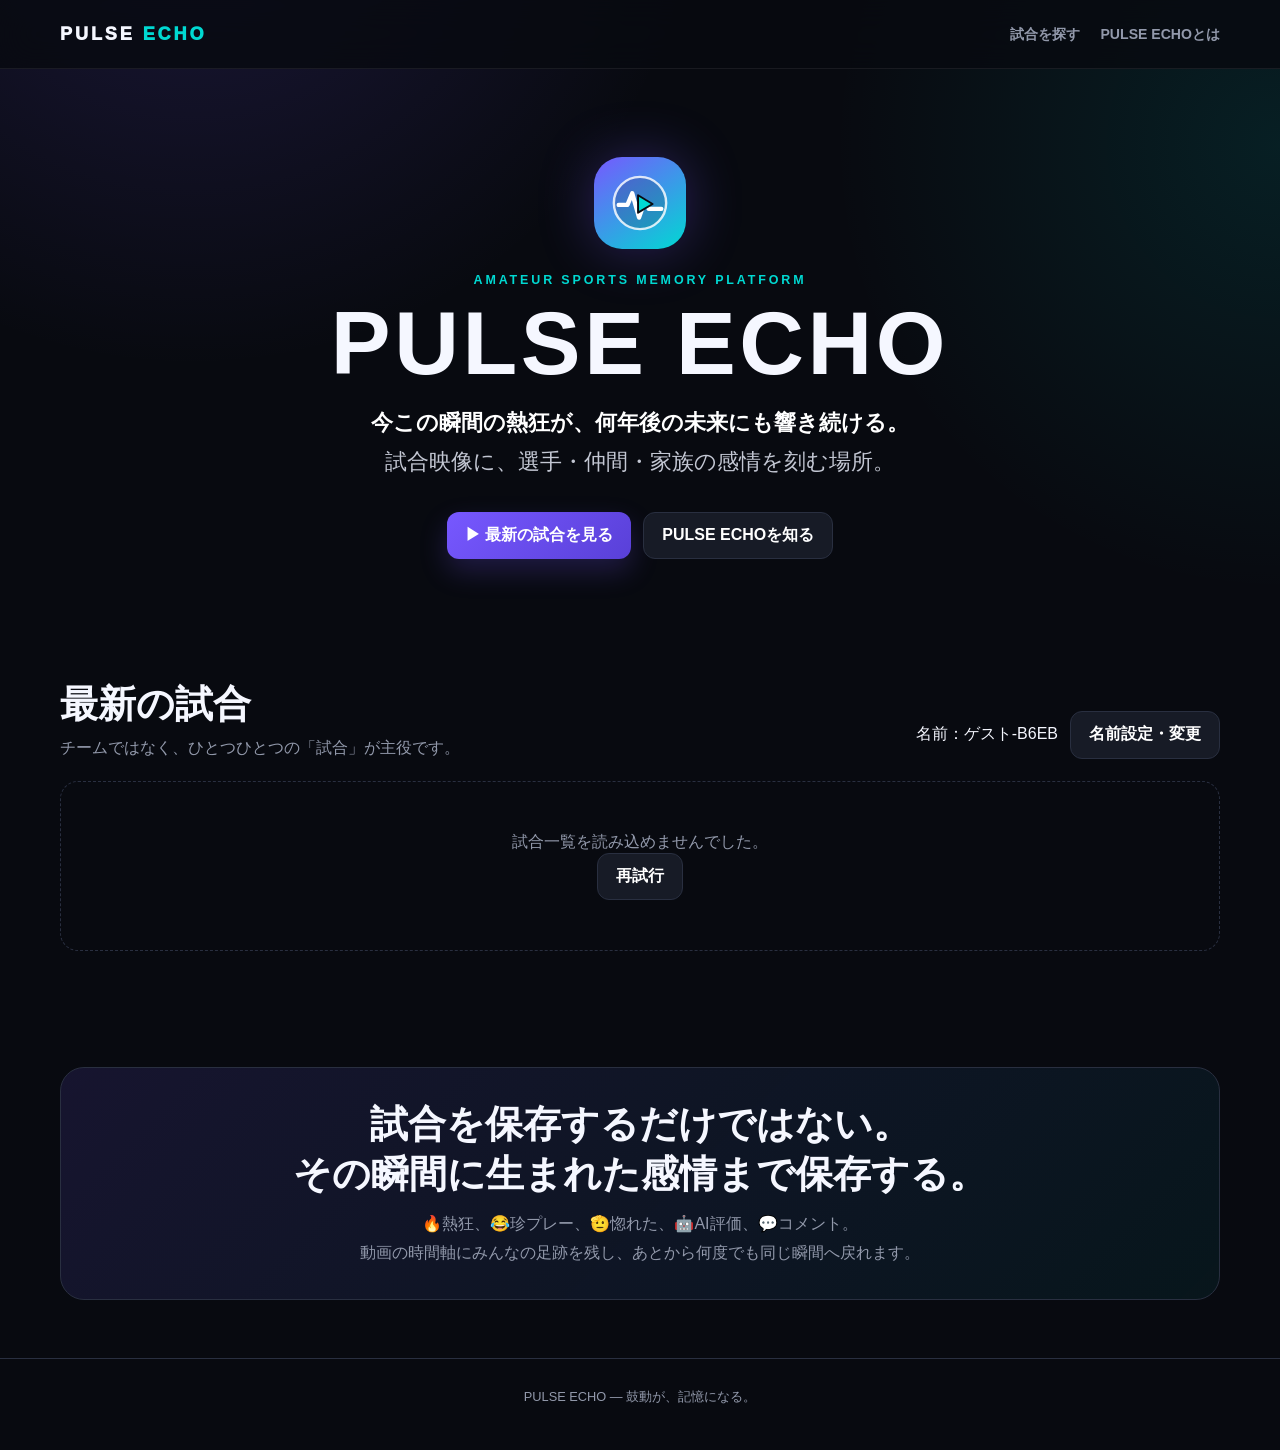
<file: index.html>
<!doctype html>
<html lang="ja">
<head>
<meta charset="utf-8"><meta name="viewport" content="width=device-width,initial-scale=1">
<meta name="theme-color" content="#080a10">
<title>PULSE ECHO | 試合の記憶が響き続ける</title>
<meta name="robots" content="noindex, nofollow">
<meta name="description" content="アマチュアスポーツの試合映像に、みんなの感情と記憶を残す共通プラットフォーム。">
<link rel="stylesheet" href="style.css"><link rel="stylesheet" href="profile-dialog.css?v=1.0.1">
<script src="profile.js?v=1.2.1"></script><script src="profile-dialog.js?v=1.0.0" defer></script><script src="home-profile.js?v=1.0.0" defer></script>
</head>
<body>
<header class="site-header"><div class="container nav">
<a class="brand" href="./">PULSE <span>ECHO</span></a>
<nav class="navlinks"><a href="#matches">試合を探す</a><a href="#about">PULSE ECHOとは</a></nav>
</div></header>
<main>
<section class="hero"><div class="container">
<div class="pulse-mark" aria-hidden="true">
<svg class="pulse-icon" viewBox="0 0 64 64" role="img" focusable="false">
<circle class="pulse-ring" cx="32" cy="32" r="27"></circle>
<path class="pulse-wave" d="M10 34h9l5-12 7 25 6-17 4 8h13"></path>
<path class="pulse-play" d="M30 24l15 9-15 9z"></path>
</svg>
</div><div class="eyebrow">AMATEUR SPORTS MEMORY PLATFORM</div>
<h1>PULSE ECHO</h1>
<p class="hero-copy"><strong>今この瞬間の熱狂が、何年後の未来にも響き続ける。</strong><br>試合映像に、選手・仲間・家族の感情を刻む場所。</p>
<div class="actions"><a class="btn btn-primary" href="#matches">▶ 最新の試合を見る</a><a class="btn" href="#about">PULSE ECHOを知る</a></div>
</div></section>
<section class="section" id="matches"><div class="container">
<div class="section-head"><div><h2>最新の試合</h2><p class="section-sub">チームではなく、ひとつひとつの「試合」が主役です。</p></div></div>
<div class="match-grid" id="matchGrid"></div>
</div></section>
<section class="section" id="about"><div class="container"><div class="statement">
<strong>試合を保存するだけではない。<br>その瞬間に生まれた感情まで保存する。</strong>
<p>🔥熱狂、😂珍プレー、🫡惚れた、🤖AI評価、💬コメント。<br>動画の時間軸にみんなの足跡を残し、あとから何度でも同じ瞬間へ戻れます。</p>
</div></div></section>
</main>
<footer class="footer"><div class="container">PULSE ECHO — 鼓動が、記憶になる。</div></footer>
<script src="config.js"></script>
<script src="public-matches.js"></script>
<script>
const esc=s=>String(s??"").replace(/[&<>"']/g,c=>({"&":"&amp;","<":"&lt;",">":"&gt;",'"':"&quot;","'":"&#39;"}[c]));
const youtubeIdPattern=/^[A-Za-z0-9_-]{11}$/;
function youtubeVideoId(value){
 const source=String(value||"").trim();if(!source)return "";
 if(youtubeIdPattern.test(source))return source;
 try{
  const url=new URL(/^https?:\/\//i.test(source)?source:`https://${source}`),host=url.hostname.toLowerCase().replace(/^www\./,"");
  let id="";
  if(host==="youtu.be")id=url.pathname.split("/").filter(Boolean)[0]||"";
  else if(host==="youtube.com"||host.endsWith(".youtube.com")||host==="youtube-nocookie.com"||host.endsWith(".youtube-nocookie.com")){
   id=url.searchParams.get("v")||"";
   if(!id){const parts=url.pathname.split("/").filter(Boolean),kindIndex=parts.findIndex(part=>["embed","shorts","live","v"].includes(part));if(kindIndex>=0)id=parts[kindIndex+1]||""}
  }
  return youtubeIdPattern.test(id)?id:"";
 }catch{return ""}
}
const tvHome=new URLSearchParams(location.search).get("mode")==="tv";
function renderMatches(matches){
 const grid=document.getElementById("matchGrid");
 const list=(matches||[]).filter(x=>x.published===true).sort((a,b)=>String(b.date).localeCompare(String(a.date)));
 if(!list.length){grid.innerHTML='<div class="empty">掲載中の試合はまだありません。</div>';return}
 grid.innerHTML=list.map(m=>{
  const thumbnailId=[m.firstHalfVideo,m.secondHalfVideo,m.highlightVideo].map(youtubeVideoId).find(Boolean);
  const thumbnail=thumbnailId?`<img class="match-thumbnail" src="https://img.youtube.com/vi/${thumbnailId}/hqdefault.jpg" alt="" loading="lazy" decoding="async">`:"";
  const cover=thumbnailId
   ?`<div class="card-cover has-thumbnail">${thumbnail}</div>`
   :`<div class="card-cover"><div class="teams"><div class="team-name">${esc(m.home)}</div><div><div class="vs">MATCH</div><div class="score">${esc(m.homeScore??"—")} - ${esc(m.awayScore??"—")}</div></div><div class="team-name">${esc(m.away)}</div></div></div>`;
  const matchLine=thumbnailId?`<div class="match-teams-row"><div class="team-name">${esc(m.home)}</div><div class="match-card-score">${esc(m.homeScore??"—")} - ${esc(m.awayScore??"—")}</div><div class="team-name">${esc(m.away)}</div></div>`:"";
  return `<a class="card match-card" href="match.html?id=${encodeURIComponent(m.id)}${tvHome?"&amp;mode=tv":""}">${cover}
<div class="card-body">${matchLine}<div class="meta"><span class="competition">${esc(m.competition||"MATCH")}</span><span>${esc((m.date||"").replaceAll("-","."))}</span></div>
<div class="echo-counts"><span class="echo-pill">🔥 ナイスプレー</span><span class="echo-pill">😅 あちゃー</span><span class="echo-pill">😳 マジで</span><span class="echo-pill">💬 コメント</span></div></div></a>`;
 }).join("");
 grid.querySelectorAll(".match-thumbnail").forEach(image=>image.addEventListener("error",()=>{image.parentElement.classList.remove("has-thumbnail");image.remove()},{once:true}));
}
async function refreshPublicMatches(){
 const grid=document.getElementById('matchGrid');grid.textContent='試合を読み込み中…';
 try{renderMatches(await window.PULSE_PUBLIC_MATCHES.load())}
 catch{grid.innerHTML='<div class="empty" role="status">試合一覧を読み込めませんでした。<br><button class="btn" id="publicRetry" type="button">再試行</button></div>';document.getElementById('publicRetry').onclick=refreshPublicMatches}
}
refreshPublicMatches();
</script>
</body></html>
</file>
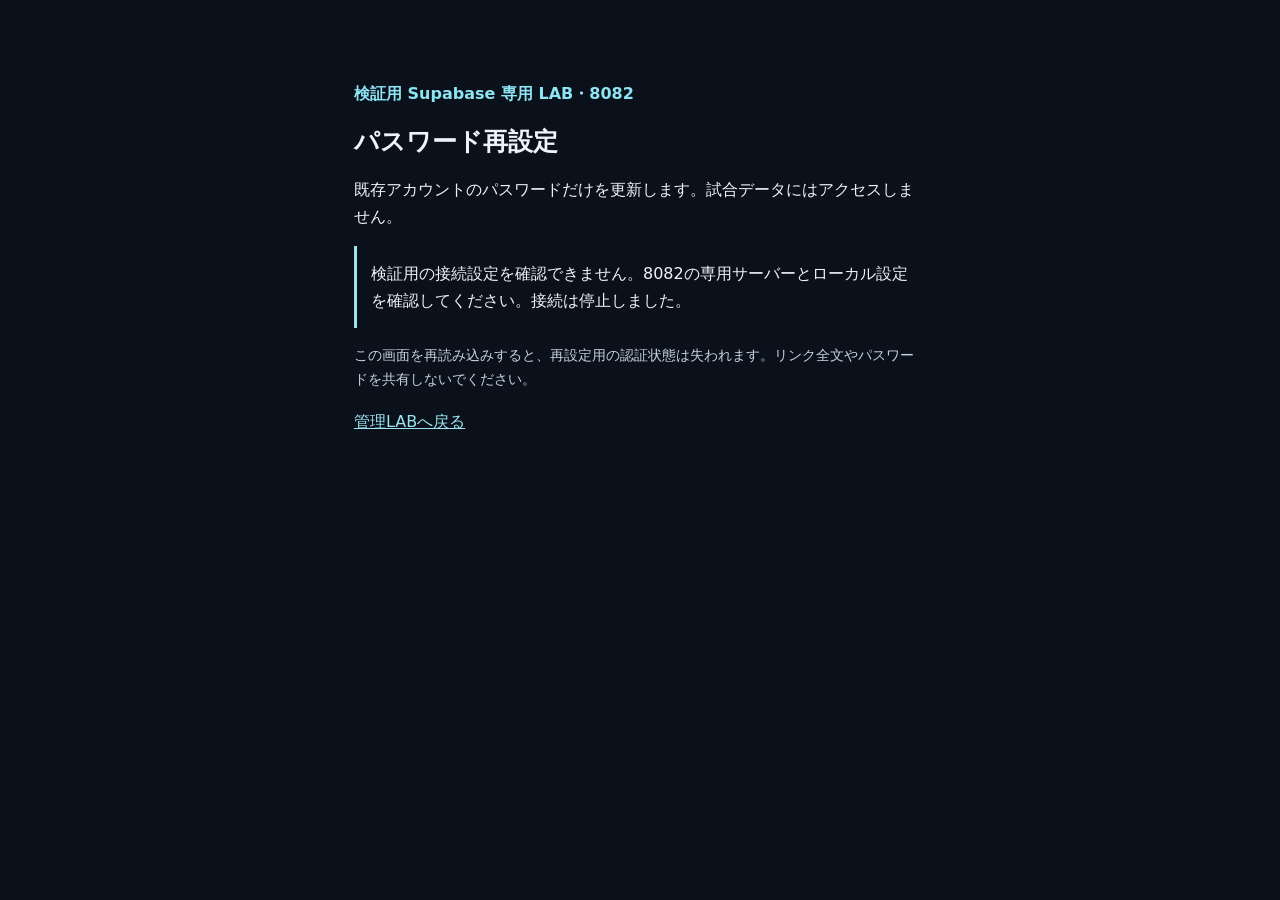
<file: admin-password-reset.html>
<!doctype html>
<html lang="ja">
<head>
<meta charset="utf-8">
<meta name="viewport" content="width=device-width, initial-scale=1">
<meta name="referrer" content="no-referrer">
<title>パスワード再設定｜検証用LAB</title>
<script>
// Remove credentials before loading any other resource. Never persist or log them.
window.PULSE_RECOVERY_INPUT = { hash: location.hash, search: location.search };
try { history.replaceState(null, '', location.pathname); } catch { window.PULSE_RECOVERY_INPUT = null; }
</script>
<style>
*{box-sizing:border-box}body{margin:0;background:#0b111b;color:#ecf3fc;font:16px/1.7 system-ui,sans-serif}main{max-width:620px;margin:40px auto;padding:24px}h1{font-size:25px;line-height:1.4}.badge{color:#8de4f3;font-weight:700}section{border:1px solid #354358;border-radius:12px;padding:20px;margin:20px 0;background:#142033}label{display:block;margin-top:12px}input,button{font:inherit;max-width:100%;border-radius:7px}input{width:100%;padding:10px;border:1px solid #8594a8;background:#fff;color:#152033}button{padding:10px 16px;margin-top:18px;background:#9be4f0;color:#10202a;border:0;font-weight:700;cursor:pointer}button:disabled{opacity:.5;cursor:default}a{color:#9be4f0}:focus-visible{outline:3px solid #ffd46b;outline-offset:3px}[hidden]{display:none!important}#status{padding:14px;border-left:3px solid #9be4f0;overflow-wrap:anywhere}.note{font-size:14px;color:#c5d1e0}@media(max-width:480px){main{padding:16px;margin:12px auto}section{padding:16px}}
</style>
<script src="admin-lab-config.js" defer></script>
<script src="admin-password-reset.js" defer></script>
</head>
<body><main>
<p class="badge">検証用 Supabase 専用 LAB・8082</p>
<h1>パスワード再設定</h1>
<p>既存アカウントのパスワードだけを更新します。試合データにはアクセスしません。</p>
<p id="status" role="status" aria-live="polite">設定を確認しています。</p>
<section id="requestSection" hidden>
<h2>再設定メールを送る</h2>
<p class="note">管理者・非管理者を1人ずつ進めてください。新しいメールを、このMacで開きます。</p>
<form id="requestForm">
<label for="email">検証用アカウントのメールアドレス</label>
<input id="email" type="email" autocomplete="email" required maxlength="254">
<button id="send" type="submit">再設定メールを送信</button>
</form></section>
<section id="resetSection" hidden>
<h2>新しいパスワード</h2>
<p class="note">検証用プロジェクトで認証リンクを確認しました。既存のユーザーUUIDは変更しません。</p>
<form id="resetForm">
<label for="password">新しいパスワード（12文字以上）</label>
<input id="password" type="password" autocomplete="new-password" minlength="12" required maxlength="256">
<label for="confirm">新しいパスワード（確認）</label>
<input id="confirm" type="password" autocomplete="new-password" minlength="12" required maxlength="256">
<button id="save" type="submit" disabled>パスワードを保存</button>
</form></section>
<p class="note">この画面を再読み込みすると、再設定用の認証状態は失われます。リンク全文やパスワードを共有しないでください。</p>
<p><a href="admin.html">管理LABへ戻る</a></p>
</main></body></html>
</file>
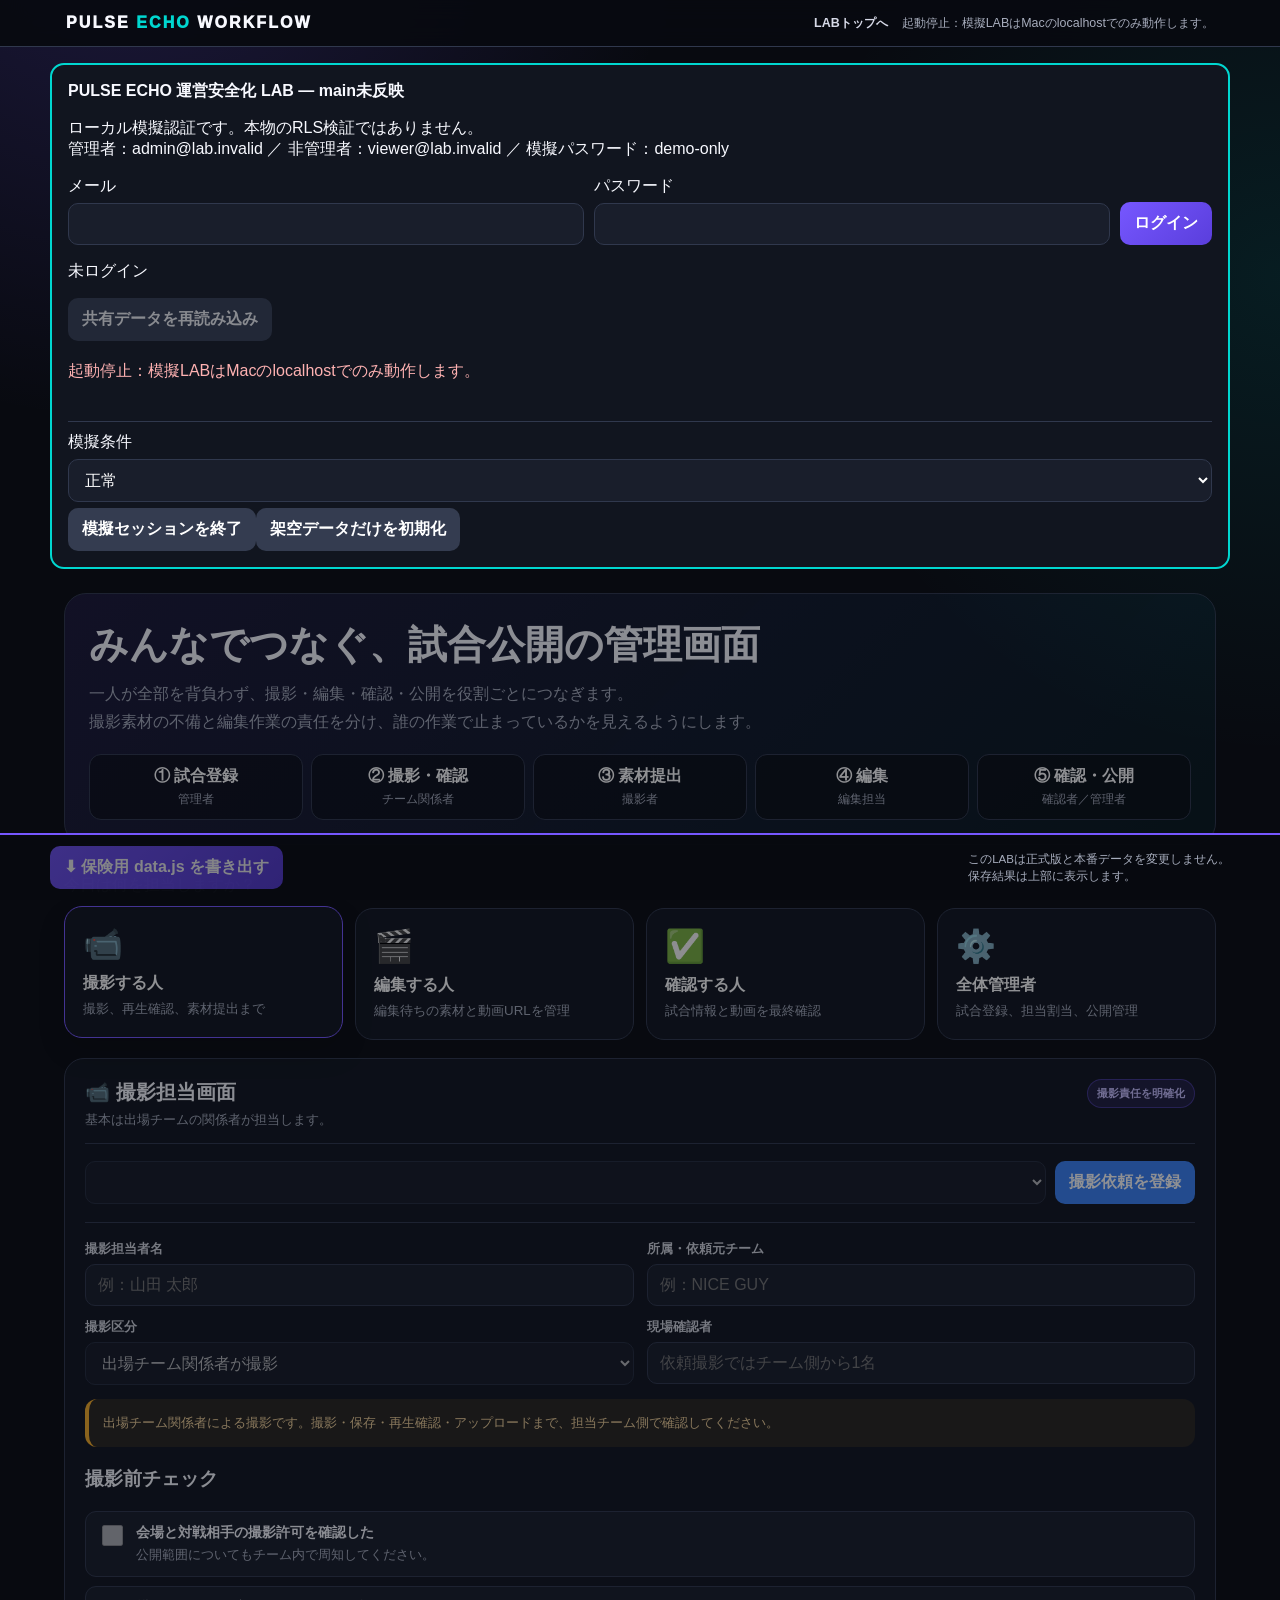
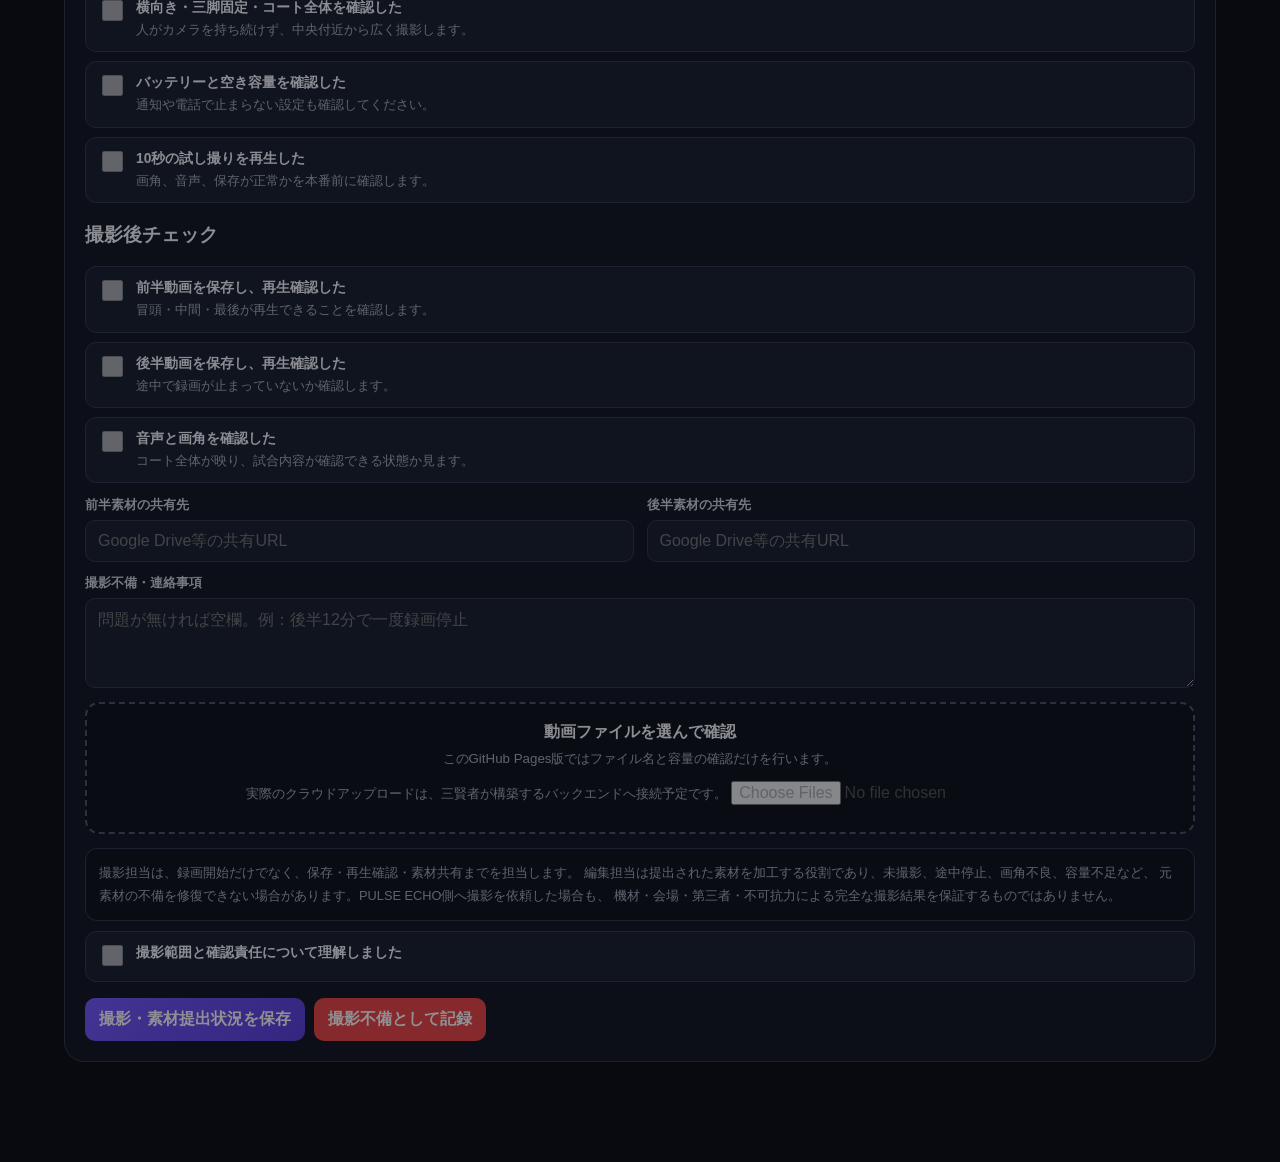
<file: admin.html>
<!doctype html>
<html lang="ja">
<head>
<meta charset="utf-8">
<meta name="viewport" content="width=device-width,initial-scale=1">
<meta name="theme-color" content="#080a10">
<title>PULSE ECHO｜運営安全化 LAB</title>
<style>
:root{
 --bg:#080a10;--panel:#11151f;--panel2:#191e2b;--line:#30384d;
 --text:#f8f9ff;--muted:#a7adbd;--purple:#7657ff;--cyan:#00d7d0;
 --green:#23c55e;--red:#ef4444;--yellow:#f6ad28;--blue:#3b82f6
}
*{box-sizing:border-box}
html{scroll-behavior:smooth}
body{margin:0;background:
 radial-gradient(circle at 10% -5%,rgba(118,87,255,.2),transparent 35rem),
 radial-gradient(circle at 100% 10%,rgba(0,215,208,.09),transparent 30rem),
 var(--bg);color:var(--text);
 font-family:-apple-system,BlinkMacSystemFont,"Segoe UI","Noto Sans JP",sans-serif}
button,input,select,textarea{font:inherit}
button{cursor:pointer}
a{color:inherit}
header{position:sticky;top:0;z-index:50;background:rgba(8,10,16,.94);
 backdrop-filter:blur(15px);border-bottom:1px solid var(--line)}
.header-in{max-width:1180px;margin:auto;padding:14px 16px;display:flex;
 align-items:center;justify-content:space-between;gap:16px}
.brand{font-weight:950;letter-spacing:.13em}.brand span{color:var(--cyan)}
.header-actions{display:flex;align-items:center;gap:14px}
.top-link{font-size:.78rem;font-weight:900;color:#d7dae8;text-decoration:none}
.top-link:hover{color:#fff}
.header-state{font-size:.78rem;color:var(--muted)}
main{max-width:1180px;margin:24px auto 100px;padding:0 14px}
.hero{border:1px solid var(--line);border-radius:22px;padding:24px;
 background:linear-gradient(135deg,rgba(118,87,255,.17),rgba(0,215,208,.07))}
.hero h1{margin:0 0 8px;font-size:clamp(1.55rem,4vw,2.45rem)}
.hero p{margin:0;color:var(--muted);line-height:1.75}
.flow{display:grid;grid-template-columns:repeat(5,1fr);gap:8px;margin-top:18px}
.flow-step{padding:11px 8px;border-radius:12px;background:rgba(7,9,15,.62);
 border:1px solid var(--line);text-align:center;font-size:.76rem;color:var(--muted)}
.flow-step b{display:block;color:#fff;font-size:1rem;margin-bottom:4px}
.role-title{margin:30px 0 12px;font-size:1rem;color:#d7daE5}
.roles{display:grid;grid-template-columns:repeat(4,1fr);gap:12px}
.role-btn{min-height:132px;padding:18px;border-radius:18px;border:1px solid var(--line);
 background:var(--panel);color:#fff;text-align:left;transition:.18s}
.role-btn:hover,.role-btn.active{transform:translateY(-2px);border-color:var(--purple);
 box-shadow:0 12px 28px rgba(0,0,0,.25)}
.role-icon{font-size:2rem}.role-btn strong{display:block;margin:9px 0 5px;font-size:1.02rem}
.role-btn small{color:var(--muted);line-height:1.5}
.panel{display:none;margin-top:18px;background:var(--panel);border:1px solid var(--line);
 border-radius:20px;padding:20px}.panel.active{display:block}
.panel-head{display:flex;justify-content:space-between;gap:15px;align-items:flex-start;
 padding-bottom:14px;border-bottom:1px solid var(--line);margin-bottom:17px}
.panel-head h2{margin:0;font-size:1.25rem}.panel-head p{margin:5px 0 0;color:var(--muted);font-size:.82rem}
.tag{font-size:.7rem;font-weight:900;padding:6px 9px;border-radius:999px;
 background:rgba(118,87,255,.15);color:#c9c0ff;border:1px solid rgba(118,87,255,.4)}
.notice{padding:13px 14px;border-radius:12px;border-left:4px solid var(--yellow);
 background:rgba(246,173,40,.1);color:#f4d39a;line-height:1.65;font-size:.84rem;margin-bottom:15px}
.notice.red{border-left-color:var(--red);background:rgba(239,68,68,.09);color:#ffb2b2}
.notice.green{border-left-color:var(--green);background:rgba(35,197,94,.09);color:#a5edb9}
.grid{display:grid;grid-template-columns:repeat(2,minmax(0,1fr));gap:13px}
.field{display:flex;flex-direction:column;gap:6px}.field.full{grid-column:1/-1}
.field label{font-size:.79rem;font-weight:850;color:#d3d6df}
.hint{font-size:.7rem;color:var(--muted);line-height:1.45}
.input{width:100%;background:var(--panel2);border:1px solid var(--line);color:#fff;
 border-radius:10px;padding:11px 12px;outline:none}
.input:focus{border-color:var(--purple);box-shadow:0 0 0 3px rgba(118,87,255,.13)}
textarea.input{min-height:90px;resize:vertical}
.checklist{display:grid;gap:9px;margin-top:12px}
.check{display:flex;gap:10px;align-items:flex-start;padding:12px;border-radius:11px;
 background:var(--panel2);border:1px solid var(--line)}
.check input{width:21px;height:21px;flex:0 0 auto;margin-top:1px}
.check b{display:block;font-size:.86rem}.check small{display:block;color:var(--muted);margin-top:3px;line-height:1.45}
.actions{display:flex;gap:9px;flex-wrap:wrap;margin-top:16px}
.btn{border:0;border-radius:10px;padding:11px 14px;background:#343c50;color:#fff;font-weight:900}
.btn-primary{background:linear-gradient(135deg,var(--purple),#5a3edc)}
.btn-green{background:var(--green)}.btn-red{background:var(--red)}
.btn-yellow{background:var(--yellow);color:#211400}.btn-blue{background:var(--blue)}
.btn-small{padding:7px 10px;font-size:.74rem}
.match-selector{display:grid;grid-template-columns:1fr auto;gap:9px;margin-bottom:14px}
.progress-card{background:var(--panel2);border:1px solid var(--line);border-radius:15px;padding:15px}
.progress-title{font-weight:950}.progress-meta{font-size:.75rem;color:var(--muted);margin-top:4px}
.progress-grid{display:grid;grid-template-columns:repeat(5,1fr);gap:7px;margin-top:13px}
.pill{padding:8px 6px;border-radius:9px;background:#0d1018;border:1px solid var(--line);
 text-align:center;font-size:.7rem;color:var(--muted)}
.pill.done{background:rgba(35,197,94,.11);border-color:rgba(35,197,94,.4);color:#9aeab0}
.pill.issue{background:rgba(239,68,68,.11);border-color:rgba(239,68,68,.4);color:#ffaaaa}
.cards{display:grid;gap:10px}.match-card{background:var(--panel2);border:1px solid var(--line);
 border-radius:14px;padding:14px}.match-card-top{display:flex;justify-content:space-between;gap:12px}
.match-card-title{font-weight:950}.match-card-meta{color:var(--muted);font-size:.75rem;margin-top:4px}
.status{font-size:.68rem;border-radius:999px;padding:5px 8px;font-weight:900;white-space:nowrap}
.s-draft{background:#2b3243;color:#ccd1dd}.s-filming{background:rgba(59,130,246,.16);color:#9ec5ff}
.s-editing{background:rgba(246,173,40,.14);color:#ffd58e}
.s-review{background:rgba(118,87,255,.16);color:#c8bdff}
.s-public{background:rgba(35,197,94,.14);color:#9deab1}
.s-issue{background:rgba(239,68,68,.14);color:#ffaaaa}
.divider{height:1px;background:var(--line);margin:18px 0}
.empty{text-align:center;padding:30px 12px;border:1px dashed var(--line);border-radius:12px;color:var(--muted)}
.upload-box{border:2px dashed #49526b;border-radius:14px;padding:18px;text-align:center;background:#0d1018}
.upload-box strong{display:block;margin-bottom:6px}.upload-box small{color:var(--muted);line-height:1.5}
.file-result{margin-top:9px;color:#a8edbb;font-size:.78rem}
.terms{font-size:.8rem;line-height:1.75;color:var(--muted);background:#0d1018;border:1px solid var(--line);
 border-radius:12px;padding:13px;max-height:190px;overflow:auto}
.bottom{position:fixed;bottom:0;left:0;right:0;z-index:55;background:rgba(8,10,16,.97);
 border-top:2px solid var(--purple);padding:11px 15px}
.bottom-in{max-width:1180px;margin:auto;display:flex;justify-content:space-between;align-items:center;gap:12px}
.bottom-note{font-size:.72rem;color:var(--muted);line-height:1.45}
.toast{position:fixed;right:18px;top:75px;z-index:100;background:#1a1f2b;border:1px solid var(--line);
 border-radius:11px;padding:12px 15px;opacity:0;transform:translateY(-8px);transition:.18s;
 pointer-events:none;box-shadow:0 15px 40px rgba(0,0,0,.35)}
.toast.show{opacity:1;transform:none}
@media(max-width:860px){.roles{grid-template-columns:repeat(2,1fr)}.flow{grid-template-columns:1fr 1fr}.flow-step:last-child{grid-column:1/-1}.progress-grid{grid-template-columns:1fr 1fr}}
@media(max-width:600px){main{padding:0 9px;margin-top:12px}.header-in{align-items:flex-start;flex-direction:column;gap:4px}.header-actions{width:100%;justify-content:space-between}
 .hero,.panel{padding:15px}.roles{grid-template-columns:1fr}.role-btn{min-height:auto}.grid{grid-template-columns:1fr}.field.full{grid-column:auto}
 .panel-head{flex-direction:column}.match-selector{grid-template-columns:1fr}.actions .btn{width:100%}.bottom-in{flex-direction:column}.bottom .btn{width:100%}
 .bottom-note{text-align:center}.input{font-size:16px}.match-card-top{flex-direction:column}.progress-grid{grid-template-columns:1fr}}
fieldset{border:0;margin:0;padding:0;min-width:0}fieldset:disabled{opacity:.55}
.auth-box{max-width:1180px;margin:16px auto;padding:16px;border:2px solid #00d7d0;border-radius:14px;background:#11151f}
.auth-form[hidden]{display:none}
.auth-form{display:flex;gap:10px;align-items:end;flex-wrap:wrap}.auth-form label{flex:1 1 220px}.auth-form input{display:block;margin-top:6px}
#operationStatus{overflow-wrap:anywhere;line-height:1.7;min-height:3em}#operationStatus[data-kind=error]{color:#ffb2b2}#operationStatus[data-kind=success]{color:#a5edb9}
#labSimulation{margin-top:12px;padding-top:10px;border-top:1px solid #30384d}#labSimulation select{max-width:100%;margin:6px 0}
#importPreview{display:grid;gap:8px;margin-top:12px}button[disabled]{cursor:not-allowed;opacity:.5}
</style>
</head>
<body>
<header><div class="header-in">
 <div class="brand">PULSE <span>ECHO</span> WORKFLOW</div>
 <div class="header-actions"><a class="top-link" href="admin.html">LABトップへ</a><div class="header-state" id="saveState">ログイン前・保存停止</div></div>
</div></header>

<section class="auth-box" aria-label="管理者ログイン">
<strong>PULSE ECHO 運営安全化 LAB — main未反映</strong>
<p id="labAccountHelp">ローカル模擬認証です。本物のRLS検証ではありません。<br>管理者：admin@lab.invalid ／ 非管理者：viewer@lab.invalid ／ 模擬パスワード：demo-only</p>
<form id="authForm" class="auth-form">
<label>メール<input id="authEmail" class="input" type="email" autocomplete="username" required></label>
<label>パスワード<input id="authPassword" class="input" type="password" autocomplete="current-password" required></label>
<button id="authSubmit" class="btn btn-primary" type="submit">ログイン</button>
</form><button id="authLogout" class="btn" type="button" hidden>ログアウト</button><p id="authIdentity">未ログイン</p>
<button id="reloadData" class="btn" type="button" disabled>共有データを再読み込み</button>
<p id="operationStatus" role="status" aria-live="polite">ログインしてください。自動保存はしません。</p>
<div id="labSimulation"><label>模擬条件 <select id="labMode" class="input"><option value="success">正常</option><option value="save-error">保存拒否</option><option value="load-error">読込失敗</option><option value="expired">保存時に認証切れ</option><option value="lost-response">保存済みだが応答なし</option></select></label>
<button id="labExpire" class="btn" type="button">模擬セッションを終了</button><button id="labReset" class="btn" type="button">架空データだけを初期化</button></div>
</section>
<main id="workflowArea" inert><fieldset id="workflowFields" disabled>
<section class="hero">
 <h1>みんなでつなぐ、試合公開の管理画面</h1>
 <p>一人が全部を背負わず、撮影・編集・確認・公開を役割ごとにつなぎます。<br>
 撮影素材の不備と編集作業の責任を分け、誰の作業で止まっているかを見えるようにします。</p>
 <div class="flow">
  <div class="flow-step"><b>① 試合登録</b>管理者</div>
  <div class="flow-step"><b>② 撮影・確認</b>チーム関係者</div>
  <div class="flow-step"><b>③ 素材提出</b>撮影者</div>
  <div class="flow-step"><b>④ 編集</b>編集担当</div>
  <div class="flow-step"><b>⑤ 確認・公開</b>確認者／管理者</div>
 </div>
</section>

<div class="role-title">今日は何を担当しますか？</div>
<section class="roles">
 <button class="role-btn active" data-panel="filmer"><span class="role-icon">📹</span><strong>撮影する人</strong><small>撮影、再生確認、素材提出まで</small></button>
 <button class="role-btn" data-panel="editor"><span class="role-icon">🎬</span><strong>編集する人</strong><small>編集待ちの素材と動画URLを管理</small></button>
 <button class="role-btn" data-panel="reviewer"><span class="role-icon">✅</span><strong>確認する人</strong><small>試合情報と動画を最終確認</small></button>
 <button class="role-btn" data-panel="admin"><span class="role-icon">⚙️</span><strong>全体管理者</strong><small>試合登録、担当割当、公開管理</small></button>
</section>

<section class="panel active" id="filmer">
 <div class="panel-head"><div><h2>📹 撮影担当画面</h2><p>基本は出場チームの関係者が担当します。</p></div><span class="tag">撮影責任を明確化</span></div>
 <div class="match-selector"><select class="input match-select"></select><button class="btn btn-blue" onclick="newFilmingRequest()">撮影依頼を登録</button></div>
 <div id="filmerProgress"></div>
 <div class="divider"></div>

 <div class="grid">
  <div class="field"><label>撮影担当者名</label><input class="input" id="filmerName" placeholder="例：山田 太郎"></div>
  <div class="field"><label>所属・依頼元チーム</label><input class="input" id="filmerTeam" placeholder="例：NICE GUY"></div>
  <div class="field"><label>撮影区分</label>
   <select class="input" id="filmingType">
    <option value="team">出場チーム関係者が撮影</option>
    <option value="request">PULSE ECHO側へ撮影を依頼</option>
    <option value="external">外部撮影者へ依頼</option>
   </select>
  </div>
  <div class="field"><label>現場確認者</label><input class="input" id="onSiteChecker" placeholder="依頼撮影ではチーム側から1名"></div>
 </div>

 <div id="requestNotice" class="notice" style="margin-top:14px">
  出場チーム関係者による撮影です。撮影・保存・再生確認・アップロードまで、担当チーム側で確認してください。
 </div>

 <h3>撮影前チェック</h3>
 <div class="checklist" id="beforeChecks">
  <label class="check"><input type="checkbox" data-key="permission"><span><b>会場と対戦相手の撮影許可を確認した</b><small>公開範囲についてもチーム内で周知してください。</small></span></label>
  <label class="check"><input type="checkbox" data-key="landscape"><span><b>横向き・三脚固定・コート全体を確認した</b><small>人がカメラを持ち続けず、中央付近から広く撮影します。</small></span></label>
  <label class="check"><input type="checkbox" data-key="battery"><span><b>バッテリーと空き容量を確認した</b><small>通知や電話で止まらない設定も確認してください。</small></span></label>
  <label class="check"><input type="checkbox" data-key="test"><span><b>10秒の試し撮りを再生した</b><small>画角、音声、保存が正常かを本番前に確認します。</small></span></label>
 </div>

 <h3>撮影後チェック</h3>
 <div class="checklist" id="afterChecks">
  <label class="check"><input type="checkbox" data-key="firstSaved"><span><b>前半動画を保存し、再生確認した</b><small>冒頭・中間・最後が再生できることを確認します。</small></span></label>
  <label class="check"><input type="checkbox" data-key="secondSaved"><span><b>後半動画を保存し、再生確認した</b><small>途中で録画が止まっていないか確認します。</small></span></label>
  <label class="check"><input type="checkbox" data-key="soundFrame"><span><b>音声と画角を確認した</b><small>コート全体が映り、試合内容が確認できる状態か見ます。</small></span></label>
 </div>

 <div class="grid" style="margin-top:14px">
  <div class="field"><label>前半素材の共有先</label><input class="input" id="sourceFirst" placeholder="Google Drive等の共有URL"></div>
  <div class="field"><label>後半素材の共有先</label><input class="input" id="sourceSecond" placeholder="Google Drive等の共有URL"></div>
  <div class="field full"><label>撮影不備・連絡事項</label><textarea class="input" id="filmingIssue" placeholder="問題が無ければ空欄。例：後半12分で一度録画停止"></textarea></div>
 </div>

 <div class="upload-box" style="margin-top:14px">
  <strong>動画ファイルを選んで確認</strong>
  <small>このGitHub Pages版ではファイル名と容量の確認だけを行います。<br>実際のクラウドアップロードは、三賢者が構築するバックエンドへ接続予定です。</small>
  <input id="localFiles" type="file" accept="video/*" multiple style="margin-top:12px">
  <div class="file-result" id="fileResult"></div>
 </div>

 <div class="terms" id="filmingTerms" style="margin-top:14px">
  撮影担当は、録画開始だけでなく、保存・再生確認・素材共有までを担当します。
  編集担当は提出された素材を加工する役割であり、未撮影、途中停止、画角不良、容量不足など、
  元素材の不備を修復できない場合があります。PULSE ECHO側へ撮影を依頼した場合も、
  機材・会場・第三者・不可抗力による完全な撮影結果を保証するものではありません。
 </div>
 <label class="check" style="margin-top:10px"><input type="checkbox" id="filmingAgreement"><span><b>撮影範囲と確認責任について理解しました</b></span></label>
 <div class="actions"><button class="btn btn-primary" onclick="saveFilming()">撮影・素材提出状況を保存</button><button class="btn btn-red" onclick="markFilmingIssue()">撮影不備として記録</button></div>
</section>

<section class="panel" id="editor">
 <div class="panel-head"><div><h2>🎬 編集担当画面</h2><p>撮影済み・素材提出済みの試合だけを扱います。</p></div><span class="tag">元素材の不備は別管理</span></div>
 <div class="match-selector"><select class="input match-select"></select><button class="btn" onclick="resetWorkflow()">状態を更新</button></div>
 <div id="editorProgress"></div>
 <div class="notice red">素材が不足・破損・途中停止の場合は、無理に編集完了にせず「素材不備」を記録してください。</div>
 <div class="grid">
  <div class="field"><label>編集担当者</label><input class="input" id="editorName" placeholder="例：誠"></div>
  <div class="field"><label>編集状態</label><select class="input" id="editingState"><option value="waiting">未着手</option><option value="editing">編集中</option><option value="done">編集完了</option><option value="issue">素材不備で編集不可</option></select></div>
  <div class="field"><label>YouTube 前半URL</label><input class="input" id="youtubeFirst" placeholder="https://youtu.be/..."></div>
  <div class="field"><label>YouTube 後半URL</label><input class="input" id="youtubeSecond" placeholder="https://youtu.be/..."></div>
  <div class="field full"><label>YouTube ハイライトURL</label><input class="input" id="youtubeHighlight" placeholder="任意"></div>
  <div class="field full"><label>編集メモ・素材不備の理由</label><textarea class="input" id="editorMemo"></textarea></div>
 </div>
 <div class="checklist">
  <label class="check"><input type="checkbox" id="scoreAdded"><span><b>得点表示・対戦カードを確認した</b></span></label>
  <label class="check"><input type="checkbox" id="partsChecked"><span><b>前半・後半の区別と動画の最後までを確認した</b></span></label>
 </div>
 <div class="actions"><button class="btn btn-primary" onclick="saveEditing()">編集状況を保存</button></div>
</section>

<section class="panel" id="reviewer">
 <div class="panel-head"><div><h2>✅ 最終確認担当画面</h2><p>動画と試合情報を確認し、公開可能かを判断します。</p></div><span class="tag">公開前の安全装置</span></div>
 <div class="match-selector"><select class="input match-select"></select><button class="btn" onclick="openPreview()">公開ページを確認</button></div>
 <div id="reviewProgress"></div>
 <div class="grid">
  <div class="field"><label>確認担当者</label><input class="input" id="reviewerName" placeholder="例：佐藤"></div>
  <div class="field"><label>確認結果</label><select class="input" id="reviewResult"><option value="waiting">未確認</option><option value="approved">公開OK</option><option value="return">修正依頼</option></select></div>
  <div class="field full"><label>修正内容・確認メモ</label><textarea class="input" id="reviewMemo"></textarea></div>
 </div>
 <div class="checklist">
  <label class="check"><input type="checkbox" id="checkTeams"><span><b>チーム名、試合日、大会名が正しい</b></span></label>
  <label class="check"><input type="checkbox" id="checkScore"><span><b>スコアが正しい</b></span></label>
  <label class="check"><input type="checkbox" id="checkVideos"><span><b>前半・後半の動画が再生できる</b></span></label>
  <label class="check"><input type="checkbox" id="checkPermission"><span><b>掲載・公開について問題がない</b></span></label>
 </div>
 <div class="actions"><button class="btn btn-primary" onclick="saveReview()">最終確認を保存</button></div>
</section>

<section class="panel" id="admin">
 <div class="panel-head"><div><h2>⚙️ 全体管理者画面</h2><p>試合登録、担当者、全体進捗、公開状態を管理します。</p></div><span class="tag">管理者のみ</span></div>
 <div class="notice green">公開は「撮影確認 → 編集完了 → 最終確認OK」が揃った試合だけにしてください。</div>

 <h3>新しい試合を登録</h3>
 <div class="grid">
  <div class="field"><label>試合日</label><input class="input" id="matchDate" type="date"></div>
  <div class="field"><label>大会名・節</label><input class="input" id="competition" placeholder="例：○○リーグ 第3節"></div>
  <div class="field"><label>左側チーム</label><input class="input" id="home" placeholder="SUNFIRES"></div>
  <div class="field"><label>右側チーム</label><input class="input" id="away" placeholder="NICE GUY"></div>
  <div class="field"><label>左側得点</label><input class="input" id="homeScore" type="number" min="0" value="0"></div>
  <div class="field"><label>右側得点</label><input class="input" id="awayScore" type="number" min="0" value="0"></div>
  <div class="field"><label>会場</label><input class="input" id="venue"></div>
  <div class="field"><label>撮影担当チーム</label><input class="input" id="assignedTeam" placeholder="原則、出場チーム関係者"></div>
  <div class="field full"><label>試合説明</label><textarea class="input" id="description"></textarea></div>
 </div>
 <div class="actions"><button class="btn btn-primary" onclick="addMatch()">＋ 試合を登録する</button></div>



 <div class="divider"></div>
 <h3>選択中の試合を修正</h3>
 <div id="matchEditBox"></div>

 <div class="divider"></div>
 <h3>全試合の進捗</h3>
 <div class="cards" id="adminList"></div>

 <div class="divider"></div>
 <h3>担当者交代・バックアップ</h3>
 <div class="actions">
  <button class="btn btn-green" onclick="backupWorkflow()">運営データをバックアップ</button>
  <label class="btn">バックアップを読み込む<input id="restoreInput" type="file" accept=".json,application/json" hidden></label>
  <button class="btn btn-red" onclick="resetWorkflow()">画面を再読み込み（データ変更なし）</button>
 </div>
<div id="importPreview" aria-label="バックアップの1試合ずつ保存"></div>
</section>
</fieldset></main>

<div class="bottom"><div class="bottom-in">
 <button class="btn btn-primary" id="exportPublic" disabled onclick="exportPublicData()">⬇ 保険用 data.js を書き出す</button>
 <div class="bottom-note">このLABは正式版と本番データを変更しません。<br>保存結果は上部に表示します。</div>
</div></div>
<div class="toast" id="toast"></div>

<script src="admin-lab-config.js"></script>
<script src="admin-lab-fixtures.js"></script>
<script src="admin-safety-backend.js"></script>
<script src="admin-safety.js"></script>
</body></html>
</file>
<file: style.css>
:root{
  --bg:#080a10;--panel:#11141d;--panel2:#171b26;--line:#292f40;
  --text:#f5f7ff;--muted:#9299ab;--purple:#7758ff;--cyan:#00d9d2;
  --hot:#ff4757;--laugh:#ffa502;--respect:#2ed573;--ai:#00cec9;
}
*{box-sizing:border-box}
html{scroll-behavior:smooth}
body{margin:0;background:
 radial-gradient(circle at 15% -10%,rgba(119,88,255,.18),transparent 32rem),
 radial-gradient(circle at 100% 10%,rgba(0,217,210,.10),transparent 28rem),
 var(--bg);color:var(--text);font-family:-apple-system,BlinkMacSystemFont,"Segoe UI","Noto Sans JP",sans-serif;min-height:100vh}
a{color:inherit;text-decoration:none}
button,input,select,textarea{font:inherit}
.container{width:min(1160px,calc(100% - 32px));margin:auto}
.site-header{position:sticky;top:0;z-index:50;background:rgba(8,10,16,.82);backdrop-filter:blur(16px);border-bottom:1px solid rgba(255,255,255,.07)}
.nav{height:68px;display:flex;align-items:center;justify-content:space-between;gap:18px}
.brand{font-weight:950;letter-spacing:.16em;font-size:1.13rem}.brand span{color:var(--cyan)}
.navlinks{display:flex;gap:20px;color:var(--muted);font-weight:700;font-size:.88rem}
.navlinks a:hover{color:#fff}
.hero{padding:88px 0 62px;text-align:center;position:relative;overflow:hidden}
.pulse-mark{width:92px;height:92px;border-radius:28px;margin:0 auto 24px;display:grid;place-items:center;
 background:linear-gradient(145deg,var(--purple),var(--cyan));box-shadow:0 0 55px rgba(119,88,255,.32)}
.pulse-icon{width:62px;height:62px;overflow:visible}
.pulse-ring{fill:rgba(8,10,16,.16);stroke:rgba(255,255,255,.82);stroke-width:2.5}
.pulse-wave{fill:none;stroke:#fff;stroke-width:4.5;stroke-linecap:round;stroke-linejoin:round}
.pulse-play{fill:var(--cyan);stroke:#080a10;stroke-width:2;stroke-linejoin:round}
.eyebrow{color:var(--cyan);font-size:.78rem;letter-spacing:.23em;font-weight:900}
h1{font-size:clamp(2.5rem,7vw,5.7rem);line-height:.95;margin:14px 0 18px;letter-spacing:.04em}
.hero-copy{font-size:clamp(1rem,2.5vw,1.35rem);color:#c3c7d3;margin:0 auto;max-width:720px;line-height:1.8}
.hero-copy strong{color:#fff}
.actions{display:flex;justify-content:center;gap:12px;margin-top:30px;flex-wrap:wrap}
.btn{border:1px solid var(--line);background:var(--panel2);color:#fff;padding:12px 18px;border-radius:12px;font-weight:850;cursor:pointer;display:inline-flex;align-items:center;justify-content:center;gap:8px}
.btn:hover{transform:translateY(-1px);border-color:#555e77}.btn-primary{border:0;background:linear-gradient(135deg,var(--purple),#5940d8);box-shadow:0 12px 28px rgba(119,88,255,.22)}
.section{padding:58px 0}.section-head{display:flex;align-items:end;justify-content:space-between;gap:18px;margin-bottom:22px}
.section h2{font-size:clamp(1.6rem,4vw,2.4rem);margin:0}.section-sub{color:var(--muted);margin:8px 0 0}
.match-grid{display:grid;grid-template-columns:repeat(3,1fr);gap:18px}
.card{background:linear-gradient(145deg,rgba(23,27,38,.97),rgba(15,18,27,.97));border:1px solid var(--line);border-radius:20px;overflow:hidden;box-shadow:0 15px 40px rgba(0,0,0,.18)}
.match-card{transition:.2s}.match-card:hover{transform:translateY(-4px);border-color:#535c78}
.card-cover{aspect-ratio:16/9;position:relative;display:flex;align-items:center;justify-content:center;padding:20px;background:
 linear-gradient(135deg,rgba(119,88,255,.18),rgba(0,217,210,.08)),
 repeating-linear-gradient(90deg,transparent 0 49px,rgba(255,255,255,.025) 50px)}
.card-cover:after{content:"";position:absolute;width:44%;height:66%;border:1px solid rgba(255,255,255,.12);border-radius:50%}
.match-thumbnail{position:absolute;inset:0;width:100%;height:100%;object-fit:cover}
.card-cover.has-thumbnail:before,.card-cover.has-thumbnail:after{display:none}
.match-teams-row{display:grid;grid-template-columns:minmax(0,1fr) auto minmax(0,1fr);align-items:center;gap:8px;margin-bottom:16px;text-align:center}
.match-teams-row .team-name{min-width:0;font-size:.92rem;line-height:1.3;overflow-wrap:anywhere}
.match-card-score{font-size:1.28rem;font-weight:950;white-space:nowrap;line-height:1.2}
.vs{position:relative;z-index:2;font-size:.77rem;font-weight:950;letter-spacing:.18em;color:var(--muted)}
.teams{position:relative;z-index:2;display:grid;grid-template-columns:1fr auto 1fr;align-items:center;gap:15px;width:100%;text-align:center;font-weight:900}
.score{font-size:2rem;white-space:nowrap}.team-name{font-size:.95rem;overflow-wrap:anywhere}
.card-body{padding:18px}.meta{color:var(--muted);font-size:.78rem;display:flex;justify-content:space-between;gap:8px}.competition{color:var(--cyan);font-weight:850}
.echo-counts{display:flex;gap:12px;margin-top:14px;flex-wrap:wrap}.echo-pill{font-size:.78rem;color:var(--muted);background:transparent;border:0;padding:0;border-radius:0;cursor:default}
.empty{grid-column:1/-1;padding:50px;text-align:center;color:var(--muted);border:1px dashed var(--line);border-radius:18px}
.statement{border:1px solid var(--line);border-radius:24px;padding:32px;background:linear-gradient(135deg,rgba(119,88,255,.13),rgba(0,217,210,.06));text-align:center}
.statement strong{font-size:clamp(1.35rem,4vw,2.35rem);display:block;margin-bottom:10px}.statement p{color:var(--muted);line-height:1.8;margin:0}
.footer{border-top:1px solid var(--line);padding:30px 0 44px;color:var(--muted);font-size:.8rem;text-align:center}
.profile-setup[hidden]{display:none!important}.profile-setup{position:fixed;inset:0;z-index:10000;display:grid;place-items:center;padding:20px;background:rgba(3,5,10,.78);backdrop-filter:blur(8px)}.profile-setup-card{width:min(460px,100%);padding:24px;background:rgba(17,20,29,.98);border:1px solid var(--cyan);border-radius:18px;box-shadow:0 18px 70px rgba(0,0,0,.55)}.profile-setup-card h2{margin:0 0 10px;font-size:1.45rem}.profile-setup-card p{color:#c3c7d3;line-height:1.6}.profile-setup-card label{display:block;margin:16px 0 6px;font-weight:800}.profile-setup-card input{font-size:1rem}.profile-setup-actions{display:flex;flex-wrap:wrap;gap:10px;margin-top:16px}.profile-setup-actions>.btn{flex:1 1 160px;min-height:52px;padding:14px 18px;font-size:1rem}.profile-setup-status{min-height:1.4em;margin-bottom:0;font-size:.86rem;color:#ffd479}

/* match */
.match-hero{padding:16px 0 0}.back{color:var(--muted);font-weight:750;font-size:.88rem}.scoreboard{margin-top:12px;padding:10px 13px;border-radius:12px;border:1px solid var(--line);background:#0d1017;text-align:left}
.match-meta{color:var(--muted);font-size:.68rem;letter-spacing:.04em;overflow-wrap:anywhere}.scoreline{display:grid;grid-template-columns:minmax(0,1fr) auto minmax(0,1fr);align-items:center;gap:12px;margin-top:7px}.scoreline .club{font-size:.86rem;font-weight:950;overflow-wrap:anywhere}.scoreline .club:last-child{text-align:right}.bigscore{font-size:1.05rem;font-weight:950;white-space:nowrap;color:#fff;background:rgba(119,88,255,.18);border:1px solid rgba(119,88,255,.36);border-radius:999px;padding:4px 10px}
.tabs{display:none}.tab{white-space:nowrap;border:1px solid var(--line);background:#0d1017;color:var(--muted);padding:9px 14px;border-radius:999px;font-weight:900;cursor:pointer}.tab.active{color:#fff;background:var(--purple);border-color:var(--purple)}
.viewer-layout{display:grid;grid-template-columns:minmax(0,1.75fr) minmax(280px,.75fr);gap:18px;align-items:start}
.viewer-card,.timeline-card,.heatmap{background:var(--panel);border:1px solid var(--line);border-radius:20px;padding:16px}
.side-stack{display:grid;gap:14px}.info-tabs,.mobile-panel-tabs,.landscape-btns{display:none}.info-tab,.mobile-panel-tab{border:1px solid var(--line);background:#0d1017;color:var(--muted);border-radius:10px;padding:10px 12px;font-weight:950;cursor:pointer}.info-tab.active,.mobile-panel-tab.active{background:var(--purple);border-color:var(--purple);color:#fff}
.video-shell{position:relative;aspect-ratio:16/9;background:#000;border-radius:14px;overflow:hidden}.video-shell iframe{width:100%;height:100%;border:0}.comment-overlay{position:absolute;inset:0;pointer-events:none;overflow:hidden;z-index:2}
.tactical-layer{position:absolute;inset:0;display:none;z-index:3;pointer-events:none;touch-action:none;background:rgba(0,0,0,.08)}
.video-shell.tactical-on .tactical-layer{display:block;pointer-events:auto}
.tactical-layer:before{content:"";position:absolute;inset:8%;border:2px solid rgba(255,255,255,.74);pointer-events:none}
.tactical-layer:after{content:"";position:absolute;top:8%;bottom:8%;left:50%;border-left:2px solid rgba(255,255,255,.74);pointer-events:none}
.tactic-circle{position:absolute;top:50%;left:50%;width:19%;aspect-ratio:1;border:2px solid rgba(255,255,255,.74);border-radius:50%;transform:translate(-50%,-50%);pointer-events:none}
.tactic-goal{position:absolute;top:39%;width:6%;height:22%;border:2px solid rgba(255,255,255,.74);pointer-events:none}.tactic-goal.left{left:8%;border-left:0}.tactic-goal.right{right:8%;border-right:0}
.t-piece{position:absolute;display:grid;place-items:center;width:42px;height:42px;border:2px solid rgba(255,255,255,.95);border-radius:50%;color:#fff;font-weight:950;font-size:14px;text-shadow:0 1px 2px #000;transform:translate(-50%,-50%);user-select:none;cursor:grab;z-index:5}.t-piece.home{background:#2f80ed}.t-piece.away{background:#eb5757}.t-piece.ball{width:30px;height:30px;background:#f7f7f2;color:#111;text-shadow:none}.t-piece.selected,.t-arrow.selected,.t-memo.selected{box-shadow:0 0 0 4px rgba(255,255,255,.36)}
.t-memo{position:absolute;max-width:180px;transform:translate(-50%,-50%);background:rgba(8,10,16,.86);border:1px solid rgba(0,217,210,.7);border-radius:10px;color:#fff;padding:8px 10px;font-size:.78rem;font-weight:850;line-height:1.35;z-index:6;cursor:grab;white-space:pre-wrap}
.t-arrow{position:absolute;height:5px;border-radius:999px;background:#f2c94c;transform-origin:0 50%;z-index:4;cursor:pointer}.t-arrow.move{height:5px;background:#11d7d4}.t-arrow.dribble{height:6px;background:repeating-linear-gradient(90deg,#27ae60 0 12px,transparent 12px 20px)}.t-arrow.shot{height:7px;background:#ff3b30;box-shadow:0 0 0 2px rgba(255,255,255,.25)}.t-arrow.ideal{opacity:.95;background:repeating-linear-gradient(90deg,currentColor 0 14px,transparent 14px 22px);color:#f2c94c}.t-arrow.move.ideal{color:#11d7d4}.t-arrow.dribble.ideal{color:#27ae60}.t-arrow.shot.ideal{color:#ff3b30}
.t-arrow[data-order]:not([data-order=""]):before{content:attr(data-order);position:absolute;left:50%;top:-24px;transform:translateX(-50%);min-width:20px;height:20px;border-radius:999px;display:grid;place-items:center;background:rgba(0,0,0,.78);border:1px solid rgba(255,255,255,.65);color:#fff;font-size:12px;font-weight:950}.t-arrow.ideal[data-order]:not([data-order=""]):before{background:rgba(255,255,255,.92);color:#071011;border-color:#11d7d4}
.t-arrow:after{content:"";position:absolute;right:-2px;top:50%;width:0;height:0;border-top:8px solid transparent;border-bottom:8px solid transparent;border-left:14px solid #f2c94c;transform:translateY(-50%)}.t-arrow.move:after{border-left-color:#11d7d4}.t-arrow.dribble:after{border-left-color:#27ae60}.t-arrow.shot:after{border-left-color:#ff3b30}.t-arrow.ideal:after{border-left-color:currentColor}
.fly{position:absolute;left:100%;white-space:nowrap;font-weight:950;text-shadow:2px 2px 5px #000;animation:fly 4s linear forwards;font-size:clamp(18px,3vw,34px)}@keyframes fly{to{left:0;transform:translateX(-100%)}}
.echo-visibility{display:flex;justify-content:flex-end;margin:8px 2px 0;color:var(--muted);font-size:.78rem;font-weight:850}.echo-visibility label{display:inline-flex;align-items:center;gap:6px;cursor:pointer}.echo-visibility input{accent-color:var(--purple)}
.controls{margin-top:10px;background:#0d1017;border:1px solid var(--line);border-radius:14px;padding:13px}
.inputs{display:grid;grid-template-columns:116px 1fr auto;gap:8px}.input{width:100%;background:#181c27;border:1px solid var(--line);color:#fff;padding:10px 11px;border-radius:9px;outline:none}.input:focus{border-color:var(--purple)}
.reactions{display:grid;grid-template-columns:repeat(4,1fr);gap:8px;margin-top:10px}.react{border:0;border-radius:10px;padding:11px 7px;color:#fff;font-weight:900;cursor:pointer;min-width:0;overflow-wrap:anywhere}.hot{background:var(--hot)}.miss{background:#8b5cf6}.laugh{background:var(--laugh)}.respect{background:var(--respect)}.ai{background:var(--ai)}
.react.ai{display:none!important}
.nice-options{display:none;grid-template-columns:repeat(4,1fr);gap:8px;margin-top:8px}.nice-options.is-open{display:grid}.nice-chip{border:1px solid rgba(255,71,87,.55);background:rgba(255,71,87,.13);color:#ffd5db;border-radius:10px;padding:9px 6px;font-weight:900;cursor:pointer;min-width:0;overflow-wrap:anywhere}.nice-chip:hover{background:rgba(255,71,87,.23)}
.utility-actions{display:grid;grid-template-columns:1fr 1fr;gap:8px;margin-top:8px}.tactic-toggle{width:100%;border:0;background:#202636;color:#fff;border-radius:10px;padding:11px 7px;font-weight:900;box-shadow:none}.tactic-toggle:hover{border:0;background:#2a3144;transform:translateY(-1px)}
.tactics-open .inputs,.tactics-open .reactions,.tactics-open .nice-options,.tactics-open .utility-actions .ai{display:none}.tactics-open .utility-actions{grid-template-columns:1fr;margin-top:0}.tactics-open .tactic-toggle{background:linear-gradient(135deg,var(--purple),#5940d8)}
.tactical-controls{display:flex;gap:8px;flex-wrap:wrap;margin-top:10px}.tactical-controls .tactic-only{display:none}.tactical-controls.is-open .tactic-only{display:inline-flex}.tactical-controls .active{outline:2px solid var(--cyan);outline-offset:2px}
.timeline-title{font-weight:950;font-size:1.15rem;margin:3px 0 12px}.filter{margin-bottom:12px}.timeline{display:flex;flex-direction:column;gap:8px;max-height:650px;overflow:auto}.event{background:#181c27;border:1px solid var(--line);border-radius:11px;padding:10px;cursor:pointer}.event:hover{border-color:#59627d}.event-top{display:flex;justify-content:space-between;gap:8px;font-size:.78rem}.event-user{color:var(--cyan);font-weight:850}.event-comment{font-size:.88rem;margin-top:6px;color:#d9dce5}.event-review,.event-delete{margin-top:8px;border-radius:8px;padding:6px 9px;font-size:.74rem;font-weight:900;cursor:pointer}.event-review{border:1px solid rgba(0,217,210,.55);background:rgba(0,217,210,.12);color:#b7fffc;margin-right:6px}.event-review:hover{background:rgba(0,217,210,.22)}.event-delete{border:1px solid rgba(239,68,68,.55);background:rgba(239,68,68,.12);color:#ffb4b4}.event-delete:hover{background:rgba(239,68,68,.22)}.muted{color:var(--muted)}
.heat-title{font-size:.86rem;color:#d9dce5;font-weight:900;margin:0 0 10px}

/* admin */
.admin-wrap{padding:42px 0 80px}.admin-grid{display:grid;grid-template-columns:1fr 360px;gap:18px}.panel{background:var(--panel);border:1px solid var(--line);border-radius:18px;padding:20px}.panel h2{margin:0 0 16px;font-size:1.25rem}.form-grid{display:grid;grid-template-columns:1fr 1fr;gap:13px}.field{display:flex;flex-direction:column;gap:6px}.field.full{grid-column:1/-1}.field label{font-size:.78rem;color:var(--muted);font-weight:850}.field input,.field textarea,.field select{background:#181c27;color:#fff;border:1px solid var(--line);border-radius:9px;padding:10px;outline:none}.field textarea{min-height:90px;resize:vertical}.admin-actions{display:flex;gap:9px;flex-wrap:wrap;margin-top:16px}.admin-list{display:flex;flex-direction:column;gap:9px}.admin-item{background:#181c27;border:1px solid var(--line);border-radius:11px;padding:12px}.admin-item strong{display:block}.admin-item small{color:var(--muted)}.notice{font-size:.8rem;color:var(--muted);line-height:1.7;background:#0d1017;border-radius:11px;padding:12px}
@media(max-width:1100px) and (min-width:641px){.viewer-layout{grid-template-columns:1fr}.side-stack{order:2;gap:10px}.info-tabs{display:grid;grid-template-columns:1fr 1fr;gap:8px}.side-stack .info-panel{display:none}.side-stack .info-panel.is-active{display:block}.timeline{max-height:300px}.heatmap canvas{max-height:180px}}
@media(max-width:900px){.match-grid{grid-template-columns:repeat(2,1fr)}.viewer-layout,.admin-grid{grid-template-columns:1fr}.side-stack{order:2}.timeline{max-height:420px}}

@media(max-width:1100px) and (min-width:641px){.side-stack .timeline{max-height:300px}}
@media(max-width:640px){.container{width:min(100% - 20px,1160px)}.navlinks a:not(:last-child){display:none}.hero{padding-top:60px}.match-grid{grid-template-columns:1fr}.match-hero{padding-top:12px}.viewer-card{padding:10px}.mobile-panel-tabs{display:grid;grid-template-columns:repeat(3,1fr);gap:6px;margin:8px 0 0}.mobile-panel-tab{padding:9px 4px;font-size:.78rem}.scoreboard{padding:10px}.scoreline{gap:7px}.scoreline .club{font-size:.78rem}.bigscore{font-size:.98rem;padding:4px 8px}.inputs{grid-template-columns:86px minmax(0,1fr) auto}.inputs .btn{grid-column:auto;padding-left:12px;padding-right:12px}.reactions,.nice-options{grid-template-columns:1fr 1fr}.utility-actions{grid-template-columns:1fr 1fr}.form-grid{grid-template-columns:1fr}.field.full{grid-column:auto}body[data-mobile-panel="react"] .side-stack{display:none}body[data-mobile-panel="map"] .controls,body[data-mobile-panel="map"] .scoreboard,body[data-mobile-panel="timeline"] .controls,body[data-mobile-panel="timeline"] .scoreboard{display:none}body[data-mobile-panel="map"] .side-stack,body[data-mobile-panel="timeline"] .side-stack{display:grid;margin-top:10px}body[data-mobile-panel="map"] .side-stack .info-tabs,body[data-mobile-panel="timeline"] .side-stack .info-tabs{display:none}body[data-mobile-panel="map"] .side-stack .info-panel,body[data-mobile-panel="timeline"] .side-stack .info-panel{display:none}body[data-mobile-panel="map"] .side-stack [data-info-panel="map"],body[data-mobile-panel="timeline"] .side-stack [data-info-panel="timeline"]{display:block}.side-stack .timeline{max-height:360px}.heatmap canvas{max-height:170px}}

/* Keep the chart legend and plot in separate vertical space on narrow maps. */
.heatmap-chart-wrap{position:relative;width:100%;height:120px;min-height:120px}
@media(max-width:1100px) and (min-width:641px){.heatmap-chart-wrap{height:220px;min-height:220px}.heatmap-chart-wrap canvas{max-height:none!important}}
@media(max-width:640px){.heatmap-chart-wrap{height:240px;min-height:240px}.heatmap-chart-wrap canvas{max-height:none!important}}

/* Touch-device charts must shrink with their grid column after rotation. */
@media(min-width:641px) and (min-height:501px){
  html.pulse-touch-view body:not(.tv-mode):not(.lab-mode) .side-stack,
  html.pulse-touch-view body:not(.tv-mode):not(.lab-mode) .heatmap,
  html.pulse-touch-view body:not(.tv-mode):not(.lab-mode) .heatmap-chart-wrap{min-width:0}
}
@media(min-width:1101px) and (min-height:501px) and (orientation:landscape){
  html.pulse-touch-view body:not(.tv-mode):not(.lab-mode) .heatmap-chart-wrap{height:220px;min-height:220px}
}

@media(max-height:500px) and (orientation:landscape){
  html,body{height:100%;overflow:hidden;background:#000}
  .site-header,.match-hero,.footer,.echo-visibility,.mobile-panel-tabs,.controls,.scoreboard,.heatmap,.timeline-card,.info-tabs,.tabs{display:none!important}
  main,.section,.section>.container{height:100dvh;padding:0!important}
  .container{width:100%;max-width:none}
  .viewer-layout{display:grid;grid-template-columns:minmax(0,1fr) clamp(62px,16dvh,82px);gap:0;height:100dvh;align-items:stretch}
  .viewer-card{height:100dvh;padding:0;border:0;border-radius:0;background:#000}
  .video-shell{height:100dvh;aspect-ratio:auto;border-radius:0}
  .video-shell iframe{height:100%;width:100%}
  .side-stack{display:flex;order:2;height:100dvh;min-width:clamp(62px,16dvh,82px);padding:clamp(4px,1.5dvh,8px) 4px;border-left:1px solid var(--line);background:rgba(8,10,16,.96);align-items:center;justify-content:center}
  .side-stack .info-panel{display:none!important}
  .landscape-btns{display:flex;flex-direction:column;gap:clamp(5px,1.8dvh,8px);align-items:center;justify-content:center;width:100%}
  .landscape-btn{width:clamp(48px,13dvh,64px);height:clamp(48px,13dvh,64px);border:0;border-radius:50%;display:grid;place-items:center;color:#fff;font-size:clamp(1.2rem,5dvh,1.55rem);font-weight:950;cursor:pointer;box-shadow:0 8px 22px rgba(0,0,0,.35);transition:transform .12s ease,filter .12s ease}
  .landscape-btn.hot{background:var(--hot)}
  .landscape-btn.miss{background:#8b5cf6}
  .landscape-btn.laugh{background:var(--laugh)}
  .landscape-btn.respect{background:var(--respect)}
  .landscape-btn:active,.landscape-btn.is-hit{transform:scale(1.22);filter:brightness(1.12)}
}

/* Match viewer: show the matchup without its final score. */
.match-versus{color:var(--muted);font-size:.8rem;font-weight:900;white-space:nowrap;text-align:center}
</file>
<file: profile-dialog.css>
.home-profile{display:flex;align-items:center;flex-wrap:wrap;gap:12px;max-width:100%}.home-profile span{overflow-wrap:anywhere}.home-profile .btn{min-height:48px}
#matches .section-head:has(.home-profile){flex-wrap:wrap}
.profile-setup{top:var(--profile-top,0px);bottom:auto;height:var(--profile-height,100dvh);box-sizing:border-box;overflow-y:auto;overscroll-behavior:contain;padding:16px;padding-bottom:max(16px,env(safe-area-inset-bottom))}
.profile-setup-card{box-sizing:border-box;max-height:100%;overflow-y:auto;overscroll-behavior:contain;min-height:0}
.profile-setup-card input{font-size:16px;min-height:48px;width:100%;box-sizing:border-box}
@media(max-height:480px){.profile-setup-card{padding:16px}.profile-setup-card label{margin-top:8px}.profile-setup-card p{margin:8px 0}.profile-setup-actions{margin-top:10px}.profile-setup-actions>.btn{flex-basis:110px}}

/* TV identity changes are available on the home page; keep the initial setup gate. */
body.tv-mode #tvNameOpen{display:none!important}
</file>
